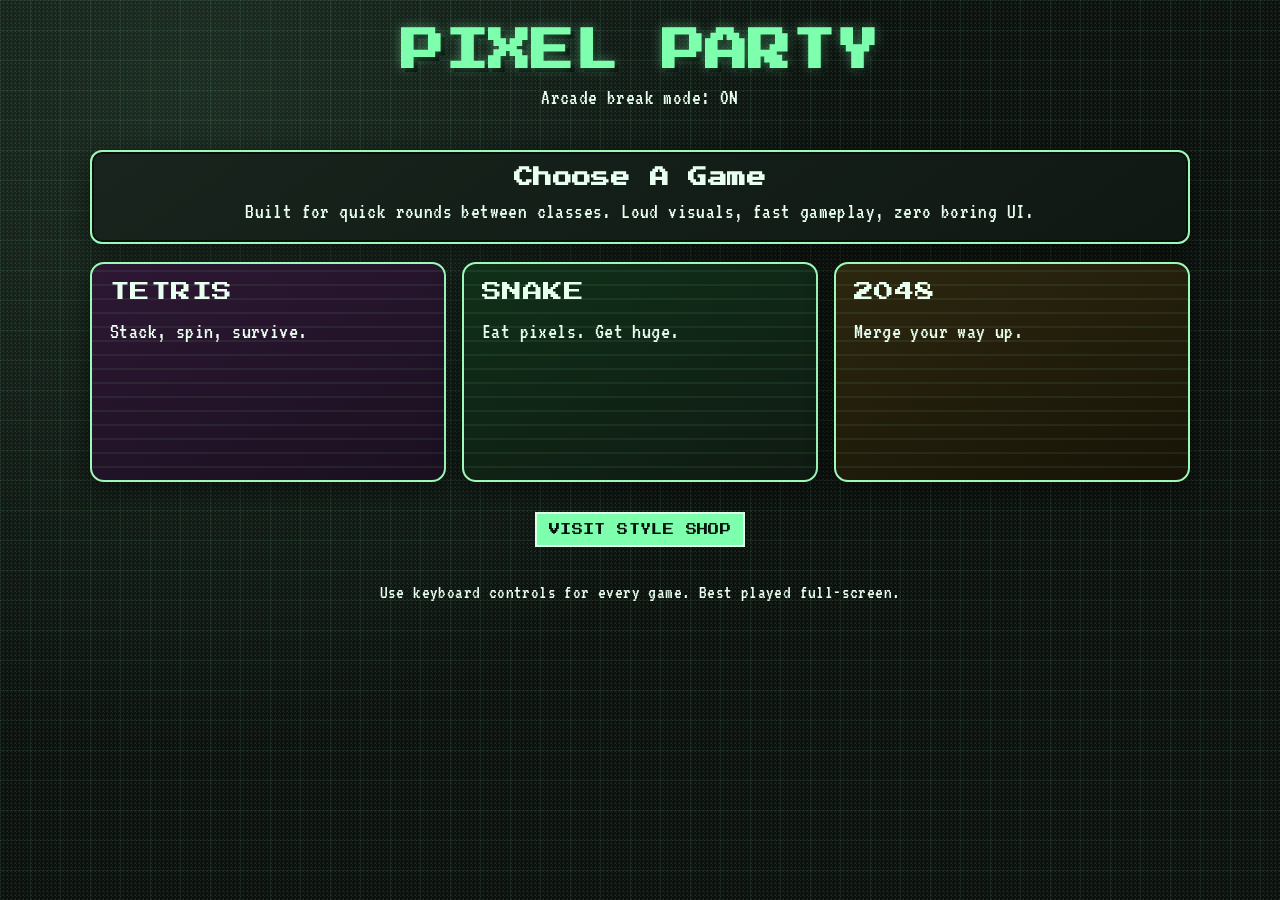
<file: index.html>
﻿<!doctype html>
<html lang="en">
<head>
  <meta charset="UTF-8">
  <meta name="viewport" content="width=device-width, initial-scale=1.0">
  <title>Pixel Party</title>
  <link rel="preconnect" href="https://fonts.googleapis.com">
  <link rel="preconnect" href="https://fonts.gstatic.com" crossorigin>
  <link href="https://fonts.googleapis.com/css2?family=Press+Start+2P&family=VT323&display=swap" rel="stylesheet">
  <link rel="stylesheet" href="styles.css">
  <script src="progression.js"></script>
</head>
<body class="home-page">
  <div class="bg-grid"></div>
  <div class="bg-noise"></div>
  <header class="top-banner">
    <h1 class="logo">PIXEL PARTY</h1>
    <p class="tagline">Arcade break mode: ON</p>
  </header>

  <main class="hub">
    <section class="intro-card panel pulse-border">
      <h2>Choose A Game</h2>
      <p>Built for quick rounds between classes. Loud visuals, fast gameplay, zero boring UI.</p>
    </section>

    <section class="game-grid">
      <a class="game-tile tetris" href="tetris.html">
        <span class="tile-title">TETRIS</span>
        <span class="tile-desc">Stack, spin, survive.</span>
      </a>
      <a class="game-tile snake" href="snake.html">
        <span class="tile-title">SNAKE</span>
        <span class="tile-desc">Eat pixels. Get huge.</span>
      </a>
      <a class="game-tile game2048" href="2048.html">
        <span class="tile-title">2048</span>
        <span class="tile-desc">Merge your way up.</span>
      </a>
    </section>
    <div class="hub-shop-link"><a class="back-link" href="shop.html">VISIT STYLE SHOP</a></div>
  </main>

  <footer class="footer-note">Use keyboard controls for every game. Best played full-screen.</footer>
</body>
</html>
</file>
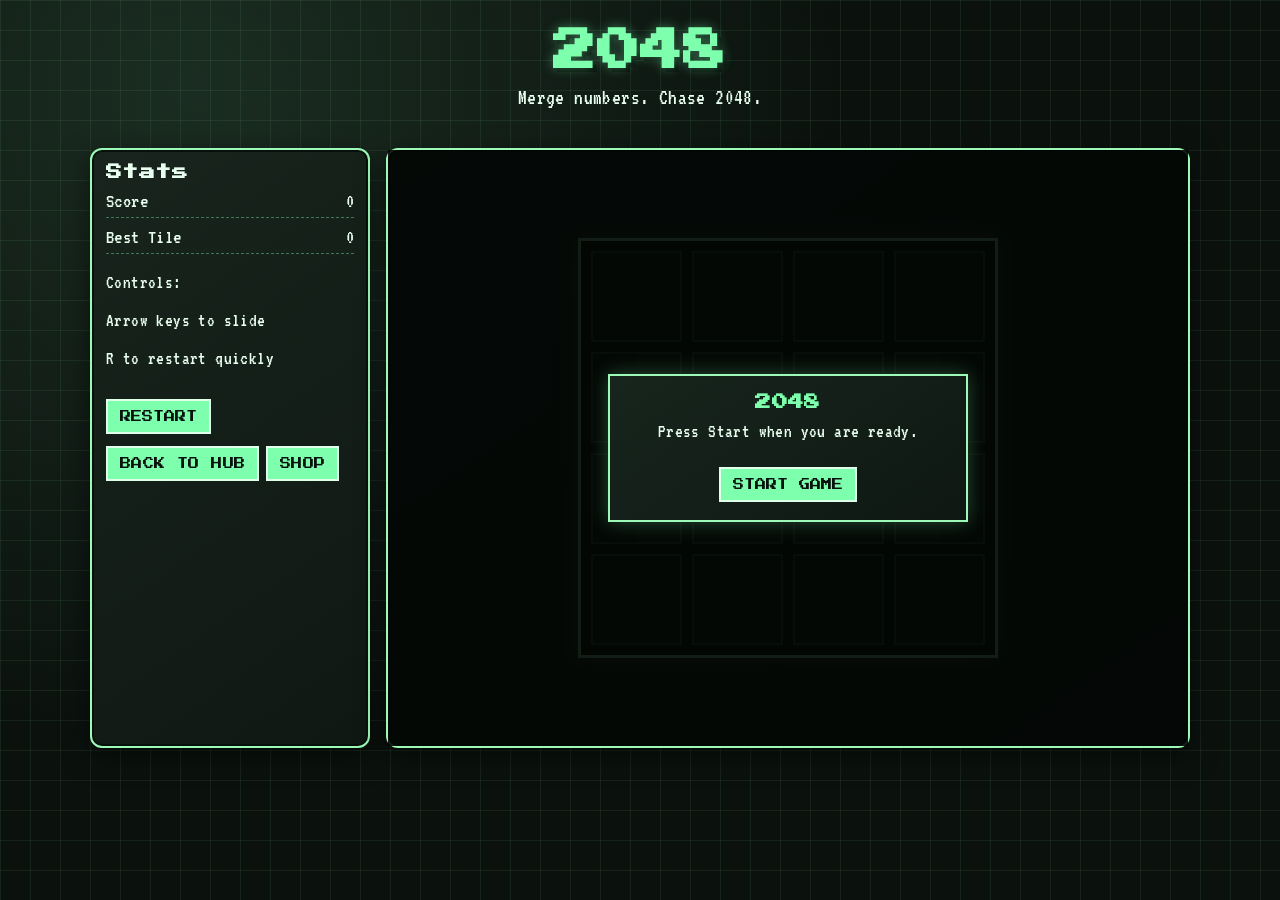
<file: 2048.html>
﻿<!doctype html>
<html lang="en">
<head>
  <meta charset="UTF-8">
  <meta name="viewport" content="width=device-width, initial-scale=1.0">
  <title>Pixel Party | 2048</title>
  <link rel="preconnect" href="https://fonts.googleapis.com">
  <link rel="preconnect" href="https://fonts.gstatic.com" crossorigin>
  <link href="https://fonts.googleapis.com/css2?family=Press+Start+2P&family=VT323&display=swap" rel="stylesheet">
  <link rel="stylesheet" href="styles.css">
  <script src="progression.js"></script>
</head>
<body class="game2048-page">
  <div class="bg-grid"></div>
  <div class="bg-noise"></div>
  <header class="top-banner">
    <h1 class="logo">2048</h1>
    <p class="tagline">Merge numbers. Chase 2048.</p>
  </header>

  <main class="game-layout">
    <aside class="sidebar panel">
      <h2>Stats</h2>
      <div class="stat"><span>Score</span><span id="score2048">0</span></div>
      <div class="stat"><span>Best Tile</span><span id="bestTile">0</span></div>
      <div class="controls">
        <p>Controls:</p>
        <p>Arrow keys to slide</p>
        <p>R to restart quickly</p>
      </div>
      <button class="reset-btn" id="restart2048">RESTART</button><br>
      <a class="back-link" href="index.html">BACK TO HUB</a>
      <a class="back-link" href="shop.html">SHOP</a>
    </aside>

    <section class="game-panel panel" style="position:relative;">
      <div class="board-2048" id="board2048"></div>
      <div class="overlay" id="overlay2048">NO MOVES LEFT</div>
      <div class="start-overlay" id="startOverlay2048">
        <div class="start-card">
          <h3>2048</h3>
          <p>Press Start when you are ready.</p>
          <button class="reset-btn" id="start2048">START GAME</button>
        </div>
      </div>
    </section>
  </main>

  <script src="game2048.js"></script>
</body>
</html>
</file>
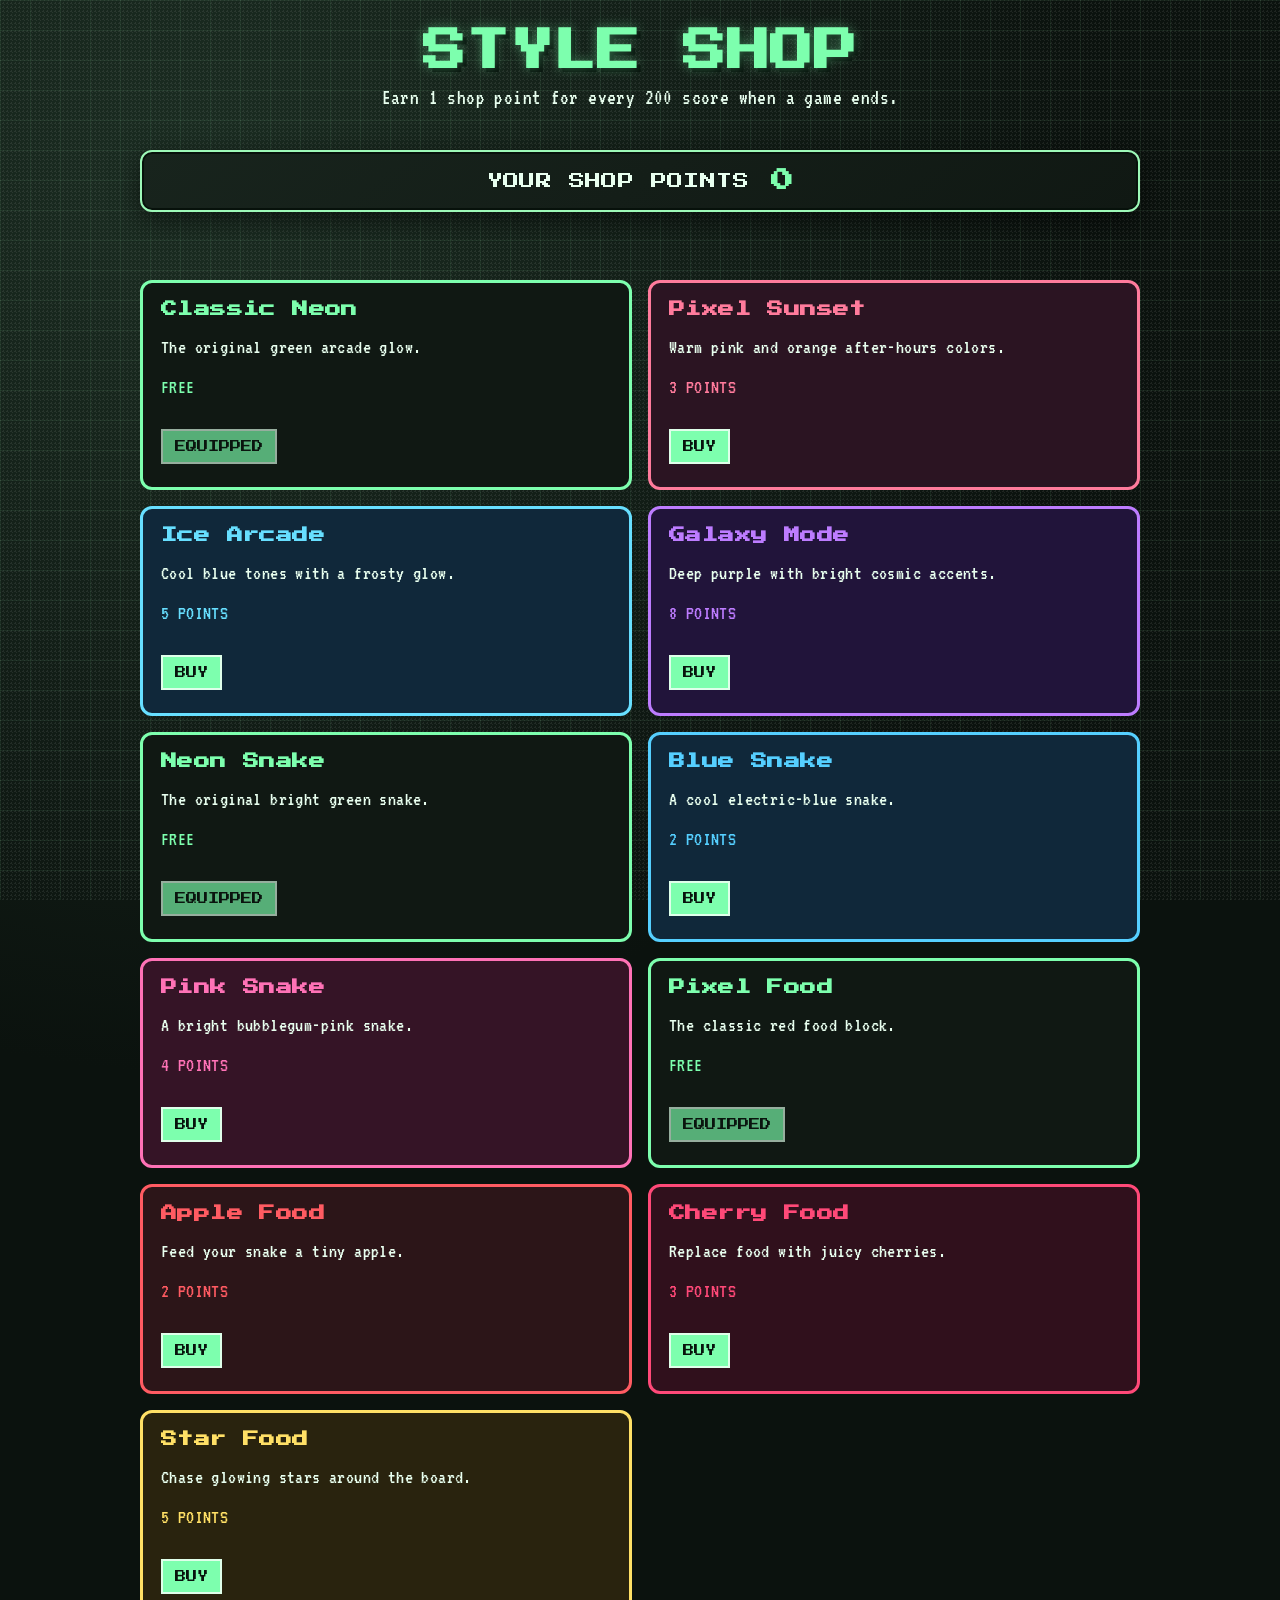
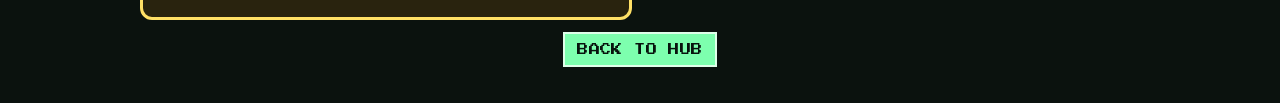
<file: shop.html>
<!doctype html>
<html lang="en">
<head>
  <meta charset="UTF-8">
  <meta name="viewport" content="width=device-width, initial-scale=1.0">
  <title>Pixel Party | Shop</title>
  <link rel="preconnect" href="https://fonts.googleapis.com">
  <link rel="preconnect" href="https://fonts.gstatic.com" crossorigin>
  <link href="https://fonts.googleapis.com/css2?family=Press+Start+2P&family=VT323&display=swap" rel="stylesheet">
  <link rel="stylesheet" href="styles.css">
  <script src="progression.js"></script>
</head>
<body>
  <div class="bg-grid"></div><div class="bg-noise"></div>
  <header class="top-banner"><h1 class="logo">STYLE SHOP</h1><p class="tagline">Earn 1 shop point for every 200 score when a game ends.</p></header>
  <main class="shop-page">
    <section class="shop-balance panel"><span>YOUR SHOP POINTS</span><strong id="shopPoints">0</strong></section>
    <p class="shop-message" id="shopMessage" aria-live="polite"></p>
    <section class="shop-grid" id="shopGrid"></section>
    <a class="back-link" href="index.html">BACK TO HUB</a>
  </main>
  <script src="shop.js"></script>
</body>
</html>
</file>
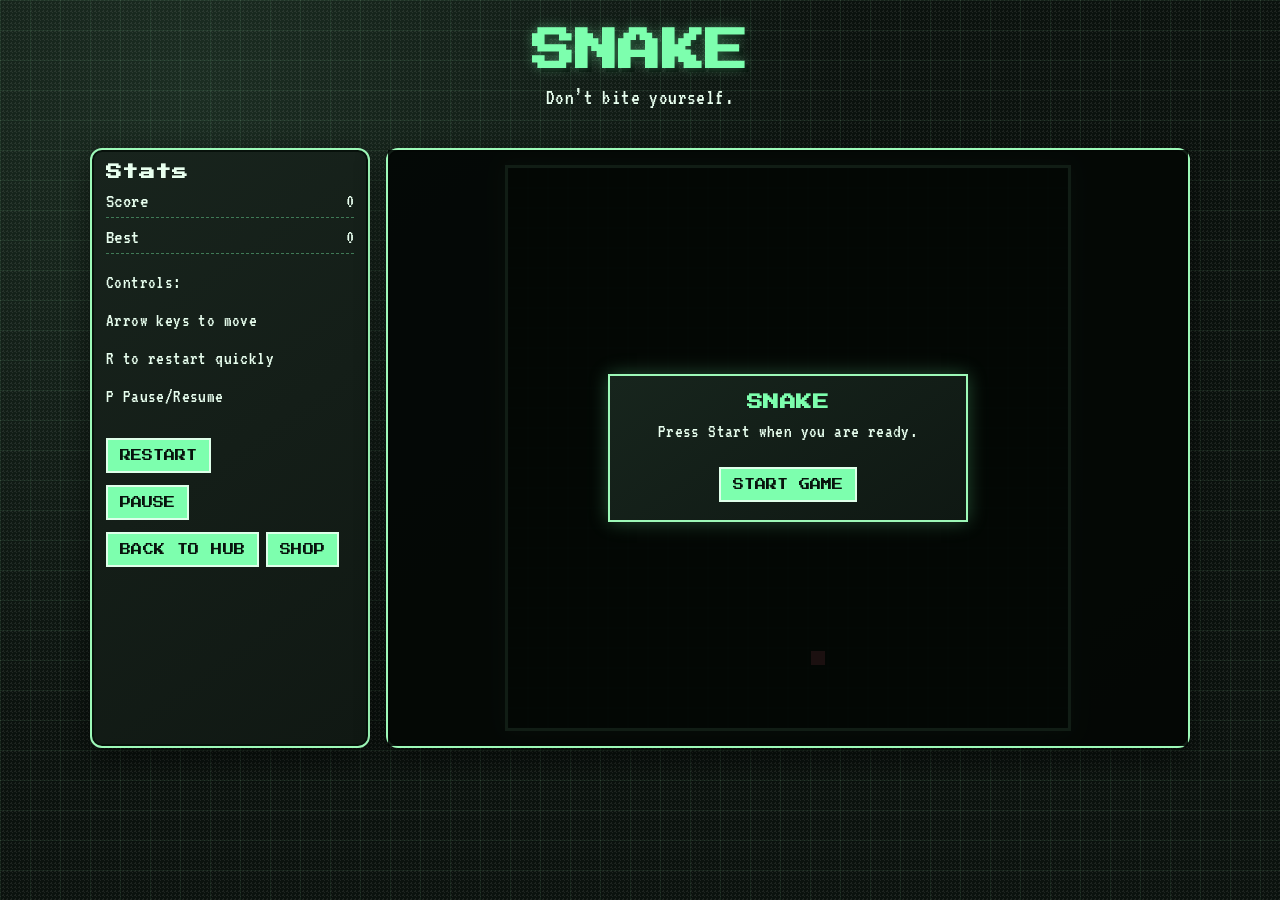
<file: snake.html>
﻿<!doctype html>
<html lang="en">
<head>
  <meta charset="UTF-8">
  <meta name="viewport" content="width=device-width, initial-scale=1.0">
  <title>Pixel Party | Snake</title>
  <link rel="preconnect" href="https://fonts.googleapis.com">
  <link rel="preconnect" href="https://fonts.gstatic.com" crossorigin>
  <link href="https://fonts.googleapis.com/css2?family=Press+Start+2P&family=VT323&display=swap" rel="stylesheet">
  <link rel="stylesheet" href="styles.css">
  <script src="progression.js"></script>
</head>
<body>
  <div class="bg-grid"></div>
  <div class="bg-noise"></div>
  <header class="top-banner">
    <h1 class="logo">SNAKE</h1>
    <p class="tagline">Don’t bite yourself.</p>
  </header>

  <main class="game-layout">
    <aside class="sidebar panel">
      <h2>Stats</h2>
      <div class="stat"><span>Score</span><span id="snakeScore">0</span></div>
      <div class="stat"><span>Best</span><span id="snakeBest">0</span></div>
      <div class="controls">
        <p>Controls:</p>
        <p>Arrow keys to move</p>
        <p>R to restart quickly</p>
        <p>P Pause/Resume</p>
      </div>
      <button class="reset-btn" id="restartSnake">RESTART</button><br>
      <button class="reset-btn" id="pauseSnake">PAUSE</button><br>
      <a class="back-link" href="index.html">BACK TO HUB</a>
      <a class="back-link" href="shop.html">SHOP</a>
    </aside>

    <section class="game-panel panel" style="position:relative;">
      <canvas id="snakeCanvas" width="560" height="560"></canvas>
      <div class="overlay" id="snakeOverlay">GAME OVER</div>
      <div class="start-overlay" id="snakeStartOverlay">
        <div class="start-card">
          <h3>SNAKE</h3>
          <p>Press Start when you are ready.</p>
          <button class="reset-btn" id="startSnake">START GAME</button>
        </div>
      </div>
    </section>
  </main>

  <script src="snake.js"></script>
</body>
</html>
</file>
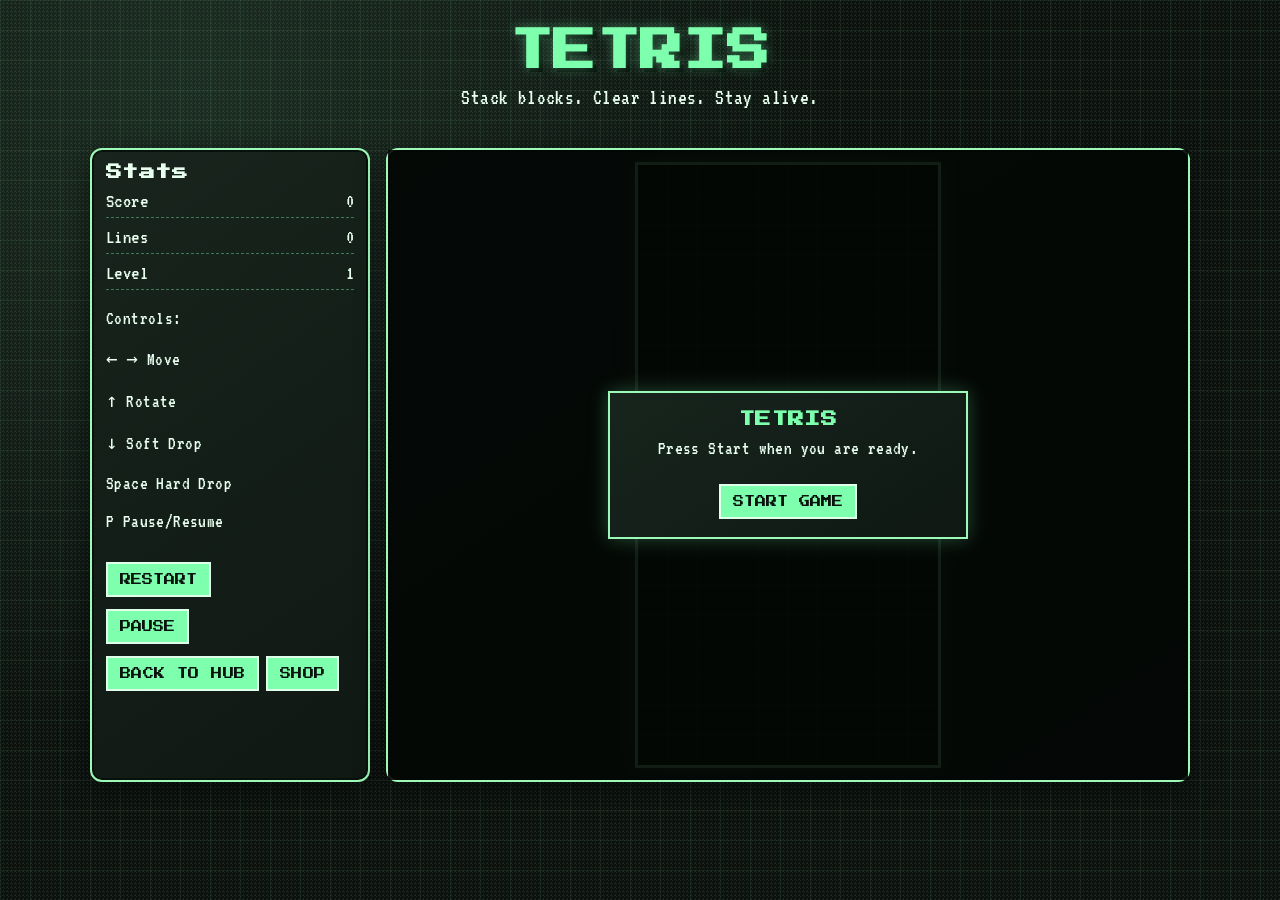
<file: tetris.html>
﻿<!doctype html>
<html lang="en">
<head>
  <meta charset="UTF-8">
  <meta name="viewport" content="width=device-width, initial-scale=1.0">
  <title>Pixel Party | Tetris</title>
  <link rel="preconnect" href="https://fonts.googleapis.com">
  <link rel="preconnect" href="https://fonts.gstatic.com" crossorigin>
  <link href="https://fonts.googleapis.com/css2?family=Press+Start+2P&family=VT323&display=swap" rel="stylesheet">
  <link rel="stylesheet" href="styles.css">
  <script src="progression.js"></script>
</head>
<body>
  <div class="bg-grid"></div>
  <div class="bg-noise"></div>
  <header class="top-banner">
    <h1 class="logo">TETRIS</h1>
    <p class="tagline">Stack blocks. Clear lines. Stay alive.</p>
  </header>

  <main class="game-layout">
    <aside class="sidebar panel">
      <h2>Stats</h2>
      <div class="stat"><span>Score</span><span id="score">0</span></div>
      <div class="stat"><span>Lines</span><span id="lines">0</span></div>
      <div class="stat"><span>Level</span><span id="level">1</span></div>
      <div class="controls">
        <p>Controls:</p>
        <p>← → Move</p>
        <p>↑ Rotate</p>
        <p>↓ Soft Drop</p>
        <p>Space Hard Drop</p>
        <p>P Pause/Resume</p>
      </div>
      <button class="reset-btn" id="restartTetris">RESTART</button><br>
      <button class="reset-btn" id="pauseTetris">PAUSE</button><br>
      <a class="back-link" href="index.html">BACK TO HUB</a>
      <a class="back-link" href="shop.html">SHOP</a>
    </aside>

    <section class="game-panel panel" style="position:relative;">
      <canvas id="tetrisCanvas" width="300" height="600"></canvas>
      <div class="overlay" id="tetrisOverlay">GAME OVER</div>
      <div class="start-overlay" id="tetrisStartOverlay">
        <div class="start-card">
          <h3>TETRIS</h3>
          <p>Press Start when you are ready.</p>
          <button class="reset-btn" id="startTetris">START GAME</button>
        </div>
      </div>
    </section>
  </main>

  <script src="tetris.js"></script>
</body>
</html>
</file>
<file: styles.css>
﻿:root {
  --bg: #0b120e;
  --bg-panel: #141f19;
  --line: #9df9b8;
  --line-soft: #4e9e67;
  --text: #e8ffef;
  --accent: #7dffae;
  --accent-hot: #c6ffd9;
  --danger: #ff6e86;
  --shadow: #000000;
  --body-glow: #1b2d22;
  --body-deep: #050806;
  --panel-a: #18241d;
  --panel-b: #101813;
}

:root[data-theme="sunset"] {
  --bg: #190c17; --bg-panel: #2b1422; --line: #ff9b76; --line-soft: #b85a72;
  --text: #fff0e8; --accent: #ff7b9c; --accent-hot: #ffd08a; --body-glow: #4b1c32;
  --body-deep: #100710; --panel-a: #371a2b; --panel-b: #21101c;
}

:root[data-theme="ice"] {
  --bg: #071523; --bg-panel: #10283a; --line: #8cecff; --line-soft: #3e91b5;
  --text: #e9fbff; --accent: #67dfff; --accent-hot: #d7f9ff; --body-glow: #123b58;
  --body-deep: #030b14; --panel-a: #15354a; --panel-b: #0b2030;
}

:root[data-theme="galaxy"] {
  --bg: #10091e; --bg-panel: #21143a; --line: #d39aff; --line-soft: #764bb0;
  --text: #f8eeff; --accent: #bd7cff; --accent-hot: #f0c8ff; --body-glow: #32185c;
  --body-deep: #080410; --panel-a: #2c1949; --panel-b: #190e2b;
}

* {
  box-sizing: border-box;
}

body {
  margin: 0;
  min-height: 100vh;
  color: var(--text);
  background: radial-gradient(circle at 15% 10%, var(--body-glow) 0, var(--bg) 48%),
    radial-gradient(circle at 85% 85%, var(--bg-panel) 0, var(--body-deep) 55%);
  font-family: "VT323", monospace;
  letter-spacing: 0.4px;
  overflow-x: hidden;
}

.bg-grid,
.bg-noise {
  position: fixed;
  inset: 0;
  pointer-events: none;
  z-index: -2;
}

.bg-grid {
  background-image:
    linear-gradient(to right, rgba(157, 249, 184, 0.08) 1px, transparent 1px),
    linear-gradient(to bottom, rgba(157, 249, 184, 0.08) 1px, transparent 1px);
  background-size: 30px 30px;
  animation: drift 18s linear infinite;
}

.bg-noise {
  z-index: -1;
  opacity: 0.08;
  background-image: repeating-radial-gradient(circle at 0 0, #ffffff 0 1px, transparent 1px 4px);
  background-size: 4px 4px;
  animation: flicker 0.25s steps(2) infinite;
}

.top-banner {
  text-align: center;
  padding: 30px 16px 10px;
}

.logo {
  margin: 0;
  font-family: "Press Start 2P", monospace;
  font-size: clamp(1.5rem, 4vw, 2.7rem);
  color: var(--accent);
  text-shadow: 0 0 12px #7dffae66, 4px 4px 0 #07100b;
  animation: logo-pop 1.5s ease-in-out infinite alternate;
}

.tagline {
  margin-top: 14px;
  font-size: clamp(1.1rem, 2.5vw, 1.35rem);
}

.hub {
  width: min(1100px, 96vw);
  margin: 10px auto 30px;
}

.panel {
  background: linear-gradient(145deg, var(--panel-a), var(--panel-b));
  border: 2px solid var(--line);
  border-radius: 12px;
  box-shadow: 0 0 0 2px #07110b inset, 0 8px 28px #00000088;
}

.intro-card {
  padding: 16px;
  text-align: center;
  margin-bottom: 18px;
}

.intro-card h2 {
  margin: 0;
  font-family: "Press Start 2P", monospace;
  font-size: 1.2rem;
}

.intro-card p {
  margin: 14px 0 4px;
  font-size: 1.35rem;
}

.game-grid {
  display: grid;
  grid-template-columns: repeat(3, minmax(220px, 1fr));
  gap: 16px;
}

.game-tile {
  min-height: 220px;
  padding: 18px;
  text-decoration: none;
  color: var(--text);
  border: 2px solid var(--line);
  border-radius: 14px;
  position: relative;
  overflow: hidden;
  background: #101712;
  box-shadow: 0 6px 24px #0000008c;
  transition: transform 120ms ease, box-shadow 120ms ease;
}

.game-tile::before {
  content: "";
  position: absolute;
  inset: 0;
  background: repeating-linear-gradient(
    0deg,
    transparent 0 12px,
    rgba(157, 249, 184, 0.07) 12px 14px
  );
  animation: scan 1.1s linear infinite;
}

.game-tile:hover {
  transform: translateY(-6px) scale(1.02);
  box-shadow: 0 12px 30px #7dffae44;
}

.tile-title {
  position: relative;
  z-index: 1;
  display: block;
  font-family: "Press Start 2P", monospace;
  font-size: 1.25rem;
  margin-bottom: 18px;
}

.tile-desc {
  position: relative;
  z-index: 1;
  font-size: 1.4rem;
}

.tetris { background: linear-gradient(160deg, #2d1733, #1a1020); }
.snake { background: linear-gradient(160deg, #103019, #0f1a12); }
.game2048 { background: linear-gradient(160deg, #2d270f, #171407); }

.footer-note {
  text-align: center;
  padding: 6px 10px 24px;
  font-size: 1.2rem;
}

.hub-shop-link { text-align: center; margin-top: 18px; }
.shop-page { width: min(1000px, 94vw); margin: 10px auto 36px; text-align: center; }
.shop-balance { display: flex; justify-content: center; align-items: center; gap: 22px; padding: 18px; font-family: "Press Start 2P", monospace; }
.shop-balance strong { color: var(--accent); font-size: 1.4rem; }
.shop-message { min-height: 28px; font-size: 1.25rem; color: var(--accent-hot); }
.shop-grid { display: grid; grid-template-columns: repeat(2, 1fr); gap: 16px; text-align: left; }
.shop-item { --preview: var(--accent); --preview-bg: var(--panel-b); min-height: 210px; padding: 18px; border: 3px solid var(--preview); border-radius: 12px; background: var(--preview-bg); }
.shop-item h3 { margin: 0; color: var(--preview); font-family: "Press Start 2P", monospace; font-size: 1rem; }
.shop-item p { font-size: 1.25rem; }
.shop-price { color: var(--preview); }
.shop-item button:disabled { cursor: default; opacity: 0.65; }
.theme-classic { --preview: #7dffae; --preview-bg: #101813; }
.theme-sunset { --preview: #ff7b9c; --preview-bg: #2b1422; }
.theme-ice { --preview: #67dfff; --preview-bg: #10283a; }
.theme-galaxy { --preview: #bd7cff; --preview-bg: #21143a; }
.theme-snake-blue { --preview: #55cfff; --preview-bg: #10283a; }
.theme-snake-pink { --preview: #ff72b6; --preview-bg: #351426; }
.theme-food-apple { --preview: #ff5b62; --preview-bg: #2c1518; }
.theme-food-cherry { --preview: #ff4978; --preview-bg: #30101c; }
.theme-food-star { --preview: #ffe066; --preview-bg: #29230e; }

.game-layout {
  width: min(1100px, 96vw);
  margin: 8px auto 26px;
  display: grid;
  grid-template-columns: 280px 1fr;
  gap: 16px;
}

.sidebar {
  padding: 14px;
}

.sidebar h2 {
  margin: 0 0 10px;
  font-family: "Press Start 2P", monospace;
  font-size: 1rem;
}

.stat {
  font-size: 1.3rem;
  display: flex;
  justify-content: space-between;
  border-bottom: 1px dashed #7dffae66;
  margin-bottom: 8px;
  padding-bottom: 6px;
}

.controls {
  font-size: 1.2rem;
}

.back-link,
.reset-btn {
  display: inline-block;
  margin-top: 12px;
  font-family: "Press Start 2P", monospace;
  font-size: 0.7rem;
  color: #08130d;
  background: var(--accent);
  border: 2px solid #dfffea;
  padding: 10px 12px;
  text-decoration: none;
  cursor: pointer;
}

.reset-btn:hover,
.back-link:hover {
  filter: brightness(1.1);
}

.game-panel {
  padding: 12px;
  min-height: 600px;
  display: flex;
  justify-content: center;
  align-items: center;
}

#tetrisCanvas,
#snakeCanvas {
  border: 3px solid var(--line);
  background: #09110c;
  box-shadow: 0 0 18px #7dffae44;
}

.board-2048 {
  width: min(420px, 92vw);
  aspect-ratio: 1 / 1;
  padding: 10px;
  border: 3px solid var(--line);
  background: #0d160f;
  position: relative;
  box-shadow: 0 0 18px #7dffae44;
}

.board-bg {
  position: absolute;
  inset: 10px;
  display: grid;
  grid-template-columns: repeat(4, 1fr);
  gap: 10px;
}

.cell {
  border: 2px solid #2f5f3f;
  background: #132017;
}

.tile-layer {
  position: absolute;
  inset: 10px;
}

.tile2048 {
  position: absolute;
  left: 0;
  top: 0;
  display: flex;
  align-items: center;
  justify-content: center;
  font-family: "Press Start 2P", monospace;
  font-size: clamp(0.7rem, 2.1vw, 1.1rem);
  border: 2px solid #d8ffe6;
  text-shadow: 0 1px 0 #e8ffef80;
  transition: transform 140ms linear;
  will-change: transform;
  backface-visibility: hidden;
}

.tile2048.spawn {
  animation: pop-in 130ms ease;
}

.game2048-page .bg-noise {
  display: none;
}

.game2048-page .bg-grid {
  animation-duration: 42s;
}

.overlay {
  position: absolute;
  inset: 0;
  display: none;
  align-items: center;
  justify-content: center;
  background: #030604d0;
  font-family: "Press Start 2P", monospace;
  font-size: 1.2rem;
}

.overlay.show {
  display: flex;
}

.start-overlay {
  position: absolute;
  inset: 0;
  display: flex;
  align-items: center;
  justify-content: center;
  background: #030604e6;
  z-index: 5;
}

.start-overlay.hidden {
  display: none;
}

.start-card {
  width: min(360px, 92%);
  text-align: center;
  padding: 18px;
  border: 2px solid var(--line);
  background: linear-gradient(145deg, #17251d, #0f1813);
  box-shadow: 0 0 18px #7dffae44;
}

.start-card h3 {
  margin: 0 0 12px;
  font-family: "Press Start 2P", monospace;
  font-size: 1rem;
  color: var(--accent);
}

.start-card p {
  margin: 0 0 14px;
  font-size: 1.2rem;
}

@keyframes drift {
  from { transform: translateY(0); }
  to { transform: translateY(30px); }
}

@keyframes flicker {
  0% { opacity: 0.08; }
  100% { opacity: 0.12; }
}

@keyframes scan {
  0% { transform: translateY(-100%); }
  100% { transform: translateY(100%); }
}

@keyframes logo-pop {
  from { transform: translateY(0); }
  to { transform: translateY(-4px); }
}

@keyframes pop-in {
  from { transform: scale(0.85); }
  to { transform: scale(1); }
}

@keyframes pulse-border {
  0%, 100% { box-shadow: 0 0 0 2px #07110b inset, 0 8px 28px #00000088; }
  50% { box-shadow: 0 0 0 2px #07110b inset, 0 0 24px #7dffae66; }
}

.pulse-border {
  animation: pulse-border 2.3s infinite;
}

@media (max-width: 880px) {
  .shop-grid { grid-template-columns: 1fr; }

  .game-grid {
    grid-template-columns: 1fr;
  }

  .game-layout {
    grid-template-columns: 1fr;
  }

  .game-panel {
    min-height: auto;
    padding-bottom: 20px;
  }
}
</file>
